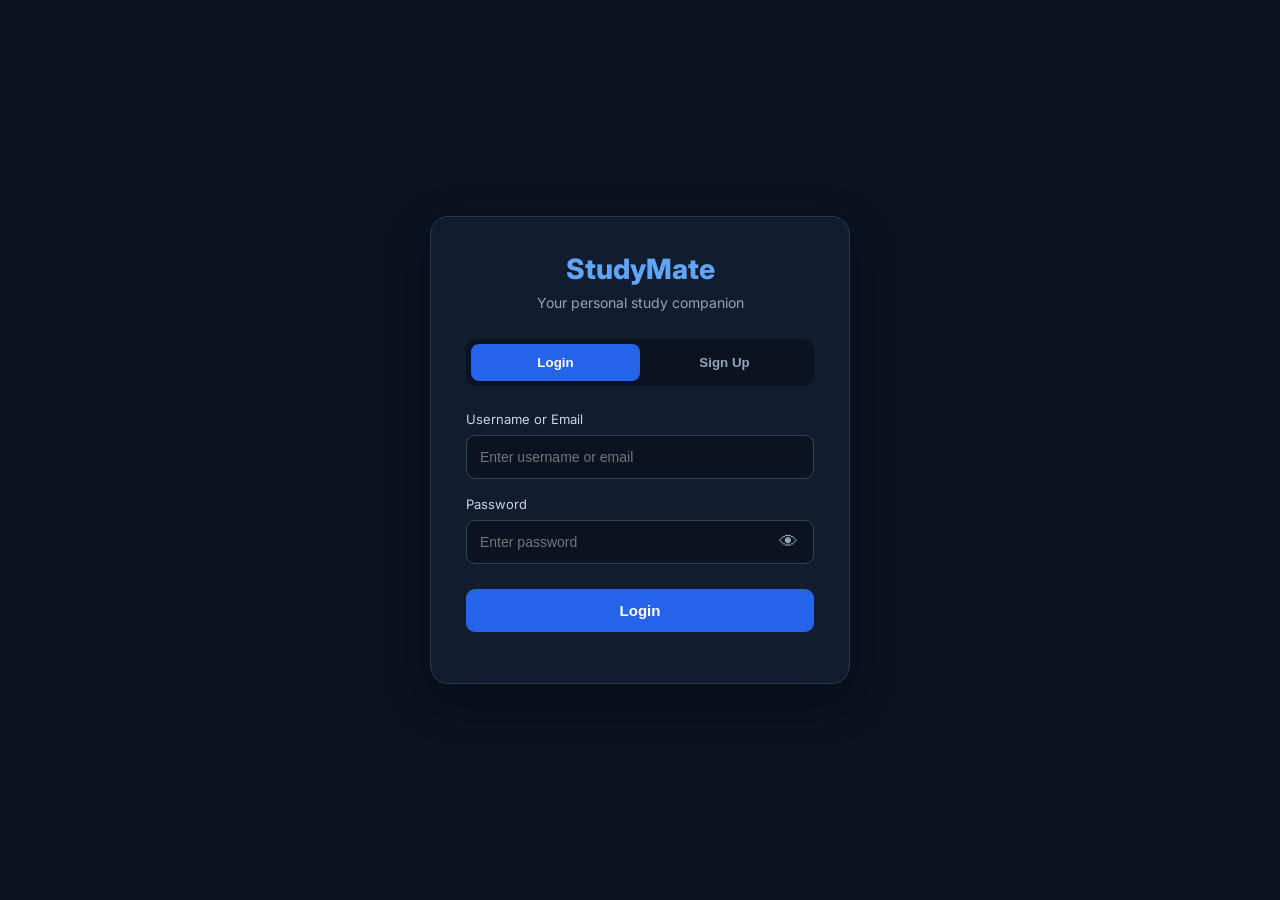
<file: index.html>
<!DOCTYPE html>
<html lang="en">
<head>
    <meta charset="UTF-8">
    <meta name="viewport" content="width=device-width, initial-scale=1.0">
    <title>StudyMate | Dashboard</title>
    <link rel="stylesheet" href="style.css">

    <link rel="preconnect" href="https://fonts.googleapis.com">
    <link rel="preconnect" href="https://fonts.gstatic.com" crossorigin>
    <link href="https://fonts.googleapis.com/css2?family=DM+Sans:wght@400;500;600;700;800&family=Outfit:wght@400;500;600;700;800&display=swap" rel="stylesheet">

    <script src="api.js" defer></script>
    <script src="script.js" defer></script>
</head>

<body>
<div class="container">

    <aside class="sidebar">
        <div class="brand">
            <div class="brand-icon">S</div>
            <div>
                <h2>StudyMate</h2>
                <span>YOUR LEARNING SPACE</span>
            </div>
        </div>

        <div class="account-wrapper">
            <button class="account-button" id="accountButton">
                <span class="account-avatar">S</span>
                <span class="account-text">
                    <strong id="accountUsername">My Account</strong>
                    <small>Account settings</small>
                </span>
                <span class="account-arrow">⌄</span>
            </button>

            <div class="account-dropdown" id="accountDropdown">
                <div class="account-dropdown-info">
                    <strong id="dropdownUsername">Student</strong>
                    <small>StudyMate Account</small>
                </div>

                <button class="logout-button" id="logoutButton">
                    <span>↪</span> Logout
                </button>
            </div>
        </div>

        <div class="nav-label">WORKSPACE</div>

        <nav class="nav">
            <a href="index.html" class="active">
                <span class="nav-icon">◈</span>
                Dashboard
                <span class="nav-indicator"></span>
            </a>
            <a href="daily.html">
                <span class="nav-icon">✓</span>
                Daily Tasks
            </a>
            <a href="assignments.html">
                <span class="nav-icon">▤</span>
                Assignments
            </a>
            <a href="exam.html">
                <span class="nav-icon">▦</span>
                Exam Schedule
            </a>
            <a href="consistency.html">
                <span class="nav-icon">◎</span>
                Consistency
            </a>
        </nav>

        <div class="sidebar-bottom">
            <div class="sidebar-tip">
                <div class="tip-icon">✦</div>
                <h3>Small steps.</h3>
                <h3>Big progress.</h3>
                <p>Stay consistent and keep moving forward.</p>
            </div>

            <div class="profile">
                <div class="profile-avatar">S</div>
                <div class="profile-info">
                    <strong>Student</strong>
                    <span>Learning every day</span>
                </div>
                <span class="profile-menu">•••</span>
            </div>
        </div>
    </aside>

    <main class="main">

        <header class="dashboard-header">
            <div>
                <span class="eyebrow">YOUR PERSONAL WORKSPACE</span>
                <h1>Dashboard<span class="heading-dot">.</span></h1>
                <p>Everything you need to stay focused and make progress.</p>
            </div>

            <div class="header-status">
                <span class="status-dot"></span>
                YOUR SPACE TO GROW
            </div>
        </header>

        <section class="hero">
            <div class="hero-content">
                <span class="hero-tag">✦ &nbsp; A NEW DAY, A NEW OPPORTUNITY</span>

                <h2>
                    Build your focus.<br>
                    <span>Own your progress.</span>
                </h2>

                <p>
                    Organize your learning, stay on top of your goals,
                    and turn small daily efforts into something meaningful.
                </p>

                <a href="daily.html" class="hero-button">
                    Explore daily tasks <span>→</span>
                </a>
            </div>

            <div class="hero-art">
                <div class="orbit orbit-one"></div>
                <div class="orbit orbit-two"></div>
                <div class="hero-glow"></div>
                <div class="hero-symbol"><span>✦</span></div>

                <div class="floating-card floating-card-one">
                    <span class="floating-icon">✓</span>
                    Stay focused
                </div>

                <div class="floating-card floating-card-two">
                    <span class="floating-icon">↗</span>
                    Keep growing
                </div>
            </div>

            <div class="hero-decoration"></div>
        </section>

        <!-- LIVE OVERVIEW -->
        <section class="overview-section">
            <div class="section-heading overview-heading">
                <div>
                    <span class="eyebrow">YOUR PROGRESS AT A GLANCE</span>
                    <h2>Today's overview</h2>
                    <p>A quick look at how your study goals are going.</p>
                </div>
                <span class="overview-live">
                    <span></span> LIVE SUMMARY
                </span>
            </div>

            <div class="overview-grid">

                <a href="daily.html" class="overview-card overview-blue">
                    <div class="overview-card-top">
                        <span class="overview-icon">✓</span>
                        <span class="overview-arrow">↗</span>
                    </div>
                    <span class="overview-label">DAILY TASKS</span>
                    <strong class="overview-number" id="dashboardTaskCount">0/0</strong>
                    <span class="overview-description" id="dashboardTaskMeta">
                        Tasks completed today
                    </span>
                </a>

                <a href="assignments.html" class="overview-card overview-purple">
                    <div class="overview-card-top">
                        <span class="overview-icon">▤</span>
                        <span class="overview-arrow">↗</span>
                    </div>
                    <span class="overview-label">ASSIGNMENTS</span>
                    <strong class="overview-number" id="dashboardAssignmentCount">0</strong>
                    <span class="overview-description" id="dashboardAssignmentMeta">
                        Pending assignments
                    </span>
                </a>

                <a href="exam.html" class="overview-card overview-cyan">
                    <div class="overview-card-top">
                        <span class="overview-icon">▦</span>
                        <span class="overview-arrow">↗</span>
                    </div>
                    <span class="overview-label">UPCOMING EXAMS</span>
                    <strong class="overview-number" id="dashboardExamCount">0</strong>
                    <span class="overview-description" id="dashboardExamMeta">
                        Exams remaining
                    </span>
                </a>

                <a href="consistency.html" class="overview-card overview-green">
                    <div class="overview-card-top">
                        <span class="overview-icon">◎</span>
                        <span class="overview-arrow">↗</span>
                    </div>
                    <span class="overview-label">TODAY'S CONSISTENCY</span>
                    <strong class="overview-number" id="dashboardConsistencyCount">0%</strong>
                    <span class="overview-description" id="dashboardConsistencyMeta">
                        Your daily completion rate
                    </span>
                </a>

            </div>
        </section>

        <!-- SMART STUDY PLANNER -->
        <section class="smart-planner-section">

            <div class="section-heading">
                <div>
                    <span class="eyebrow">STUDY SMARTER</span>
                    <h2>Your Smart Study Planner</h2>
                    <p>Know what needs your attention next.</p>
                </div>
                <span class="workspace-count">YOUR PRIORITIES</span>
            </div>

            <div class="planner-grid">

                <!-- NEXT EXAM -->
                <div class="planner-card next-exam-card">
                    <span class="planner-label">NEXT UPCOMING EXAM</span>

                    <h3 id="plannerExamSubject">No upcoming exams</h3>

                    <p id="plannerExamDate">
                        Your upcoming exams will appear here.
                    </p>

                    <div class="exam-countdown" id="plannerExamCountdown">
                        You're all caught up!
                    </div>

                    <a href="exam.html">View exam schedule →</a>
                </div>

                <!-- PRIORITY ASSIGNMENTS -->
                <div class="planner-card priority-card">
                    <div class="planner-card-heading">
                        <div>
                            <span class="planner-label">DEADLINE TRACKER</span>
                            <h3>Priority assignments</h3>
                        </div>
                        <a href="assignments.html">View all →</a>
                    </div>

                    <div id="plannerAssignmentList">
                        <p class="planner-empty">
                            No pending assignments.
                        </p>
                    </div>
                </div>

                <!-- DAILY FOCUS -->
                <div class="planner-card focus-card">
                    <span class="planner-label">DAILY FOCUS</span>
                    <h3>Today's study progress</h3>

                    <strong id="plannerTaskSummary">0 / 0</strong>

                    <div class="recommendation-box">
                        <span class="recommendation-heading">✦ SMART RECOMMENDATION</span>

                        <p id="plannerTaskMessage">
                            Add your daily tasks to get started.
                        </p>
                    </div>

                    <div class="planner-progress-track">
                        <div id="plannerProgressBar"></div>
                    </div>

                    <a href="daily.html">Continue your tasks →</a>
                </div>

            </div>
        </section>

        <!-- WORKSPACE MODULES -->
        <section class="workspace-section">
            <div class="section-heading">
                <div>
                    <span class="eyebrow">GET THINGS DONE</span>
                    <h2>Your workspace</h2>
                    <p>Choose where you want to focus today.</p>
                </div>
                <span class="workspace-count">04 MODULES</span>
            </div>

            <div class="cards">

                <a href="daily.html" class="dashboard-card card-blue">
                    <div class="feature-top">
                        <div class="feature-icon">✓</div>
                        <span class="feature-arrow">↗</span>
                    </div>
                    <span class="feature-label">STAY ORGANIZED</span>
                    <h3>Daily Tasks</h3>
                    <p>Turn your everyday goals into completed achievements.</p>
                    <div class="card-bottom">
                        <span>Manage your day</span>
                        <span>→</span>
                    </div>
                </a>

                <a href="assignments.html" class="dashboard-card card-purple">
                    <div class="feature-top">
                        <div class="feature-icon">▤</div>
                        <span class="feature-arrow">↗</span>
                    </div>
                    <span class="feature-label">PLAN AHEAD</span>
                    <h3>Assignments</h3>
                    <p>Keep your academic work organized and deadlines in sight.</p>
                    <div class="card-bottom">
                        <span>View assignments</span>
                        <span>→</span>
                    </div>
                </a>

                <a href="exam.html" class="dashboard-card card-cyan">
                    <div class="feature-top">
                        <div class="feature-icon">▦</div>
                        <span class="feature-arrow">↗</span>
                    </div>
                    <span class="feature-label">PREPARE AHEAD</span>
                    <h3>Exam Schedule</h3>
                    <p>Organize upcoming exams and stay prepared for every subject.</p>
                    <div class="card-bottom">
                        <span>View exam schedule</span>
                        <span>→</span>
                    </div>
                </a>

                <a href="consistency.html" class="dashboard-card card-green">
                    <div class="feature-top">
                        <div class="feature-icon">◎</div>
                        <span class="feature-arrow">↗</span>
                    </div>
                    <span class="feature-label">BUILD YOUR HABIT</span>
                    <h3>Consistency</h3>
                    <p>Track your daily commitment and build a stronger routine.</p>
                    <div class="card-bottom">
                        <span>Check consistency</span>
                        <span>→</span>
                    </div>
                </a>

            </div>
        </section>

        <footer class="dashboard-footer">
            <span>✦ StudyMate</span>
            <span>Designed for focus. Built for progress.</span>
        </footer>

    </main>
</div>

<script>
document.addEventListener("DOMContentLoaded", function () {

    const accountButton = document.getElementById("accountButton");
    const accountDropdown = document.getElementById("accountDropdown");
    const logoutButton = document.getElementById("logoutButton");

    const user = StudyMateAPI.getUser();

    let username = "Student";

    if (user) {
        username = user.username || user.name || "Student";
    }

    // Display username
    document.getElementById("accountUsername").textContent = username;
    document.getElementById("dropdownUsername").textContent = username;

    // Update avatar dynamically
    document.querySelector(".account-avatar").textContent =
        username.trim().charAt(0).toUpperCase();

    // Open account dropdown
    accountButton.addEventListener("click", function (event) {
        event.stopPropagation();
        accountDropdown.classList.toggle("show");
    });

    // Logout
    logoutButton.addEventListener("click", function () {
        StudyMateAPI.logout();
        window.location.href = "login.html";
    });

    // Close dropdown when clicking outside
    document.addEventListener("click", function (event) {
        if (!event.target.closest(".account-wrapper")) {
            accountDropdown.classList.remove("show");
        }
    });

});
</script>

</body>
</html>
</file>
<file: style.css>
/* GLOBAL */
* {
    margin: 0;
    padding: 0;
    box-sizing: border-box;
}

body {
    font-family: 'Segoe UI', Arial, sans-serif;
    background: #0B1220;
    color: #F1F5FF;
    line-height: 1.6;
}

.container {
    display: flex;
    min-height: 100vh;
}

/* SIDEBAR */
.sidebar {
    width: 250px;
    min-width: 250px;
    background: #111D30;
    padding: 32px 20px;
    border-right: 1px solid #263750;
}

.logo {
    font-size: 26px;
    font-weight: 800;
    color: #68A5FF;
    margin-bottom: 50px;
    letter-spacing: 0.5px;
}

.nav a {
    display: block;
    color: #A5B4CC;
    text-decoration: none;
    padding: 14px 16px;
    margin-bottom: 12px;
    border-radius: 12px;
    transition: 0.25s ease;
    font-size: 15px;
}

.nav a:hover {
    background: #1D304B;
    color: #FFFFFF;
    transform: translateX(4px);
}

.nav a.active {
    background: linear-gradient(110deg, #244C80, #1D3555);
    color: #75B0FF;
    border: 1px solid #345C8B;
    box-shadow: 0 4px 15px rgba(45, 115, 210, 0.12);
}

/* MAIN CONTENT */
.main {
    flex: 1;
    min-width: 0;
    padding: 40px;
    background:
        radial-gradient(ellipse at top right, rgba(48, 91, 153, 0.12), transparent 45%),
        #0B1220;
}

.topbar {
    margin-bottom: 38px;
}

.topbar h1 {
    font-size: 30px;
    font-weight: 700;
    letter-spacing: -0.5px;
}

.topbar p {
    color: #9BAAC2;
    margin-top: 8px;
    font-size: 15px;
}

.section {
    margin-bottom: 30px;
}

.section h2 {
    margin-bottom: 20px;
}

/* CARDS */
.card {
    background: linear-gradient(145deg, #1B2A40, #172439);
    padding: 28px;
    border-radius: 18px;
    margin-bottom: 22px;
    border: 1px solid #2B3D57;
    box-shadow: 0 8px 25px rgba(0, 0, 0, 0.15);
}

.cards {
    display: grid;
    grid-template-columns: repeat(2, minmax(0, 1fr));
    gap: 22px;
}

.dashboard-card {
    background: linear-gradient(145deg, #1C2C44, #17253A);
    padding: 30px;
    border-radius: 18px;
    text-decoration: none;
    color: #F1F5FF;
    border: 1px solid #2A3D59;
    transition: all 0.3s ease;
    box-shadow: 0 6px 20px rgba(0, 0, 0, 0.12);
}

.dashboard-card:hover {
    border-color: #5B9CFF;
    transform: translateY(-5px);
    box-shadow: 0 12px 30px rgba(55, 120, 220, 0.15);
}

.dashboard-card .symbol {
    font-size: 34px;
    margin-bottom: 18px;
}

.dashboard-card h2 {
    margin-bottom: 10px;
    font-size: 20px;
}

.dashboard-card p {
    color: #A5B4CC;
    line-height: 1.7;
    font-size: 14px;
}

/* TEXT */
.blue {
    color: #69A8FF;
}

.green {
    color: #45C9A0;
}

.muted {
    color: #9BAAC2;
}

.number {
    font-size: 36px;
    font-weight: bold;
}

/* FORMS */
.add-form {
    display: flex;
    gap: 12px;
    margin: 24px 0;
    flex-wrap: wrap;
}

input {
    background: #111F33;
    color: #F1F5FF;
    border: 1px solid #354B69;
    padding: 14px 16px;
    border-radius: 11px;
    flex: 1;
    min-width: 130px;
    outline: none;
    font-size: 14px;
    transition: 0.25s;
}

input:focus {
    border-color: #69A8FF;
    box-shadow: 0 0 0 3px rgba(91, 156, 255, 0.12);
}

input::placeholder {
    color: #8292AA;
}

button {
    background: linear-gradient(110deg, #5B9CFF, #4384E5);
    color: #FFFFFF;
    border: none;
    padding: 13px 21px;
    border-radius: 11px;
    cursor: pointer;
    font-weight: 600;
    transition: 0.25s;
}

button:hover {
    background: #78B0FF;
    transform: translateY(-2px);
    box-shadow: 0 5px 15px rgba(91, 156, 255, 0.2);
}

/* TASKS */
.task {
    display: flex;
    align-items: center;
    gap: 14px;
    padding: 17px 5px;
    border-bottom: 1px solid #2B3D57;
    transition: 0.2s;
}

.task:hover {
    background: rgba(91, 156, 255, 0.04);
}

.task input[type="checkbox"] {
    display: inline-block !important;
    appearance: auto !important;
    visibility: visible !important;
    opacity: 1 !important;
    flex: none;
    width: 20px !important;
    min-width: 20px !important;
    height: 20px !important;
    cursor: pointer;
    accent-color: #45C9A0;
}

.task-name {
    flex: 1;
    overflow-wrap: anywhere;
    font-size: 15px;
}

.completed {
    text-decoration: line-through;
    color: #8190A7;
}

.delete-btn {
    background: transparent;
    color: #FF8585;
    padding: 9px 12px;
    border-radius: 9px;
    box-shadow: none;
}

.delete-btn:hover {
    background: #3B2935;
    color: #FFAAAA;
    transform: none;
}

.due-date {
    color: #9BAAC2;
    font-size: 12px;
    margin-top: 5px;
}

.empty {
    color: #9BAAC2;
    padding: 18px 0;
}

/* CIRCULAR PROGRESS */
.progress-layout {
    display: flex;
    align-items: center;
    gap: 35px;
    flex-wrap: wrap;
}

.circle {
    width: 165px;
    height: 165px;
    border-radius: 50%;
    background: conic-gradient(#5B9CFF 0deg, #34445D 0deg);
    display: flex;
    align-items: center;
    justify-content: center;
    box-shadow: 0 0 25px rgba(91, 156, 255, 0.12);
}

.circle-inner {
    width: 132px;
    height: 132px;
    border-radius: 50%;
    background: #1B2A40;
    display: flex;
    align-items: center;
    justify-content: center;
    font-size: 31px;
    font-weight: bold;
}

/* WEEKLY GRAPH */
.graph {
    height: 240px;
    display: flex;
    justify-content: space-around;
    align-items: flex-end;
    gap: 14px;
    padding-top: 25px;
}

.bar-item {
    flex: 1;
    height: 100%;
    display: flex;
    flex-direction: column;
    align-items: center;
    justify-content: flex-end;
    gap: 10px;
}

.bar {
    width: 65%;
    min-height: 3px;
    background: linear-gradient(to top, #3979D5, #70B1FF);
    border-radius: 8px 8px 2px 2px;
    box-shadow: 0 0 12px rgba(91, 156, 255, 0.15);
    transition: height 0.4s ease;
}

.bar-item span {
    color: #A5B4CC;
    font-size: 12px;
}

/* MOBILE */
@media(max-width: 750px) {
    .container {
        flex-direction: column;
    }

    .sidebar {
        width: 100%;
        min-width: 0;
        padding: 20px;
        border-right: none;
        border-bottom: 1px solid #263750;
    }

    .logo {
        margin-bottom: 18px;
    }

    .nav {
        display: flex;
        flex-wrap: wrap;
        gap: 5px;
    }

    .nav a {
        margin: 0;
        padding: 10px;
    }

    .main {
        padding: 24px 18px;
    }
}

@media(max-width: 450px) {
    .cards {
        grid-template-columns: 1fr;
    }

    .topbar h1 {
        font-size: 25px;
    }

    .card {
        padding: 20px;
    }

    .add-form {
        flex-direction: column;
    }

    .add-form button {
        width: 100%;
    }
}

/* =================================
   STUDYMATE PREMIUM DASHBOARD
================================= */

body {
    font-family: 'DM Sans', sans-serif;
    background: #090F1D;
    color: #F1F5FF;
}

.container {
    min-height: 100vh;
}

/* SIDEBAR */

.sidebar {
    width: 265px;
    min-width: 265px;
    background: #0E192B;
    border-right: 1px solid rgba(130, 165, 220, 0.12);
    padding: 30px 20px 20px;
    display: flex;
    flex-direction: column;
}

.brand {
    display: flex;
    align-items: center;
    gap: 13px;
    margin-bottom: 58px;
    padding: 0 5px;
}

.brand-icon {
    width: 43px;
    height: 43px;
    border-radius: 13px;
    display: grid;
    place-items: center;
    background: linear-gradient(135deg, #3989FF, #765DFF);
    font-size: 25px;
    font-weight: 800;
    color: white;
    box-shadow: 0 5px 20px rgba(72, 125, 255, 0.3);
}

.brand h2 {
    font-family: 'Outfit', sans-serif;
    font-size: 21px;
    letter-spacing: -0.5px;
}

.brand span {
    font-size: 9px;
    color: #7185A4;
    letter-spacing: 1.5px;
}

.nav-label {
    color: #60738F;
    font-size: 10px;
    font-weight: 700;
    letter-spacing: 1.8px;
    margin: 0 12px 17px;
}

.nav a {
    position: relative;
    display: flex;
    align-items: center;
    gap: 14px;
    padding: 14px 15px;
    margin-bottom: 8px;
    border-radius: 11px;
    color: #8FA1BC;
    font-size: 14px;
    font-weight: 500;
    transition: 0.25s ease;
}

.nav-icon {
    width: 22px;
    font-size: 19px;
    text-align: center;
}

.nav a:hover {
    background: #182A43;
    color: #FFFFFF;
    transform: translateX(3px);
}

.nav a.active {
    background: linear-gradient(
        110deg,
        rgba(65, 130, 245, 0.22),
        rgba(70, 105, 190, 0.08)
    );
    color: #75B0FF;
    border: 1px solid rgba(91, 156, 255, 0.2);
}

.nav-indicator {
    position: absolute;
    right: 0;
    width: 3px;
    height: 23px;
    background: #65A5FF;
    border-radius: 5px 0 0 5px;
}

.sidebar-bottom {
    margin-top: auto;
}

.sidebar-tip {
    background: linear-gradient(145deg, #1A3150, #14243A);
    border: 1px solid #294263;
    border-radius: 15px;
    padding: 20px;
    margin-bottom: 22px;
}

.tip-icon {
    font-size: 22px;
    color: #78B3FF;
    margin-bottom: 12px;
}

.sidebar-tip h3 {
    font-family: 'Outfit', sans-serif;
    font-size: 17px;
}

.sidebar-tip p {
    color: #8FA4C1;
    font-size: 12px;
    margin-top: 10px;
    line-height: 1.6;
}

.profile {
    display: flex;
    align-items: center;
    gap: 11px;
    padding: 15px 5px 5px;
    border-top: 1px solid #26364D;
}

.profile-avatar {
    width: 38px;
    height: 38px;
    border-radius: 50%;
    display: grid;
    place-items: center;
    background: linear-gradient(135deg, #397FDD, #765DFF);
    font-weight: bold;
}

.profile-info {
    display: flex;
    flex-direction: column;
}

.profile-info strong {
    font-size: 13px;
}

.profile-info span {
    font-size: 11px;
    color: #8194AE;
}

.profile-menu {
    margin-left: auto;
    color: #8295B0;
}

/* MAIN */

.main {
    padding: 42px 48px;
    background:
        radial-gradient(ellipse at 80% 0%, rgba(50, 105, 190, 0.13), transparent 35%),
        #090F1D;
}

.dashboard-header {
    display: flex;
    justify-content: space-between;
    align-items: center;
    gap: 20px;
    margin-bottom: 32px;
}

.eyebrow {
    display: block;
    color: #75AFFF;
    font-size: 10px;
    font-weight: 700;
    letter-spacing: 2px;
    margin-bottom: 9px;
}

.dashboard-header h1 {
    font-family: 'Outfit', sans-serif;
    font-size: 38px;
    letter-spacing: -1.3px;
}

.heading-dot {
    color: #69A8FF;
}

.dashboard-header p {
    color: #8D9DB5;
    margin-top: 7px;
    font-size: 14px;
}

.header-status {
    padding: 10px 15px;
    border: 1px solid #293C56;
    background: #121E30;
    border-radius: 30px;
    font-size: 9px;
    font-weight: 700;
    letter-spacing: 1px;
    color: #9EADC3;
    white-space: nowrap;
}

.status-dot {
    display: inline-block;
    width: 7px;
    height: 7px;
    border-radius: 50%;
    background: #45C9A0;
    margin-right: 8px;
    box-shadow: 0 0 10px #45C9A0;
}

/* HERO */

.hero {
    min-height: 325px;
    position: relative;
    overflow: hidden;
    display: flex;
    align-items: center;
    background:
        linear-gradient(110deg, #172D4D 0%, #172C4A 48%, #25295A 100%);
    border: 1px solid rgba(105, 158, 255, 0.22);
    border-radius: 22px;
    padding: 42px 48px;
    margin-bottom: 48px;
    box-shadow: 0 15px 45px rgba(0, 0, 0, 0.2);
}

.hero-content {
    position: relative;
    z-index: 3;
    max-width: 540px;
}

.hero-tag {
    display: inline-block;
    padding: 8px 12px;
    border: 1px solid rgba(124, 174, 255, 0.25);
    border-radius: 30px;
    background: rgba(99, 155, 255, 0.09);
    color: #A9CAFF;
    font-size: 9px;
    font-weight: 700;
    letter-spacing: 1.2px;
}

.hero h2 {
    font-family: 'Outfit', sans-serif;
    font-size: clamp(34px, 4vw, 48px);
    line-height: 1.13;
    margin: 23px 0 15px;
    letter-spacing: -1.5px;
}

.hero h2 span {
    background: linear-gradient(90deg, #83B9FF, #B5A5FF);
    background-clip: text;
    -webkit-background-clip: text;
    color: transparent;
}

.hero-content p {
    color: #B1C1D8;
    font-size: 13px;
    line-height: 1.8;
    max-width: 440px;
    margin-bottom: 23px;
}

.hero-button {
    display: inline-flex;
    align-items: center;
    gap: 18px;
    padding: 13px 19px;
    background: linear-gradient(110deg, #5D9EFF, #7772EF);
    color: white;
    text-decoration: none;
    font-size: 12px;
    font-weight: 700;
    border-radius: 10px;
    transition: 0.25s;
    box-shadow: 0 6px 20px rgba(75, 120, 240, 0.22);
}

.hero-button:hover {
    transform: translateY(-3px);
    box-shadow: 0 10px 25px rgba(75, 120, 240, 0.35);
}

.hero-button span {
    font-size: 18px;
}

.hero-art {
    position: absolute;
    right: 8%;
    top: 50%;
    transform: translateY(-50%);
    width: 300px;
    height: 280px;
    display: grid;
    place-items: center;
}

.hero-glow {
    position: absolute;
    width: 190px;
    height: 190px;
    border-radius: 50%;
    background: #547FFF;
    filter: blur(75px);
    opacity: 0.38;
}

.hero-symbol {
    position: relative;
    width: 145px;
    height: 145px;
    display: grid;
    place-items: center;
    border-radius: 38px;
    transform: rotate(-12deg);
    background: linear-gradient(145deg, #77B9FF, #625EEB);
    box-shadow: 0 20px 60px rgba(0, 0, 0, 0.3);
    border: 1px solid rgba(255,255,255,0.35);
}

.hero-symbol span {
    font-size: 85px;
    color: white;
    transform: rotate(12deg);
    text-shadow: 0 5px 20px rgba(0,0,0,0.2);
}

.orbit {
    position: absolute;
    border: 1px solid rgba(151, 184, 255, 0.25);
    border-radius: 50%;
}

.orbit-one {
    width: 240px;
    height: 240px;
}

.orbit-two {
    width: 285px;
    height: 285px;
}

.floating-card {
    position: absolute;
    display: flex;
    align-items: center;
    gap: 8px;
    padding: 11px 14px;
    border: 1px solid rgba(170, 197, 255, 0.25);
    background: rgba(19, 35, 65, 0.85);
    backdrop-filter: blur(12px);
    border-radius: 11px;
    font-size: 11px;
    font-weight: 600;
    box-shadow: 0 10px 25px rgba(0,0,0,0.2);
}

.floating-card-one {
    top: 30px;
    right: -12px;
}

.floating-card-two {
    bottom: 28px;
    left: -10px;
}

.floating-icon {
    color: #70B6FF;
    font-size: 16px;
}

.hero-decoration {
    position: absolute;
    width: 250px;
    height: 250px;
    border-radius: 50%;
    border: 1px solid rgba(143, 176, 255, 0.1);
    right: -100px;
    bottom: -150px;
}

/* WORKSPACE HEADING */

.workspace-section {
    margin-bottom: 35px;
}

.section-heading {
    display: flex;
    justify-content: space-between;
    align-items: flex-end;
    margin-bottom: 23px;
    gap: 15px;
}

.section-heading h2 {
    font-family: 'Outfit', sans-serif;
    font-size: 25px;
    letter-spacing: -0.5px;
}

.section-heading p {
    color: #899BB5;
    font-size: 13px;
    margin-top: 5px;
}

.workspace-count {
    color: #8296B2;
    font-size: 10px;
    letter-spacing: 1.5px;
    padding-bottom: 5px;
}

/* FEATURE CARDS */

.cards {
    display: grid;
    grid-template-columns: repeat(2, minmax(0, 1fr));
    gap: 19px;
}

.dashboard-card {
    min-height: 235px;
    position: relative;
    overflow: hidden;
    display: flex;
    flex-direction: column;
    padding: 25px;
    border-radius: 17px;
    background: #131F32;
    border: 1px solid #273A54;
    transition: 0.3s ease;
}

.dashboard-card::after {
    content: "";
    position: absolute;
    width: 160px;
    height: 160px;
    right: -70px;
    top: -75px;
    border-radius: 50%;
    background: var(--glow);
    filter: blur(55px);
    opacity: 0.22;
    pointer-events: none;
}

.dashboard-card:hover {
    transform: translateY(-6px);
    border-color: var(--accent);
    box-shadow: 0 15px 35px rgba(0,0,0,0.22);
}

.card-blue {
    --accent: #66A6FF;
    --glow: #347DFF;
}

.card-purple {
    --accent: #B39AFF;
    --glow: #8A60FF;
}

.card-cyan {
    --accent: #55D5E5;
    --glow: #25C3D8;
}

.card-green {
    --accent: #59D6A6;
    --glow: #26C68B;
}

.feature-top {
    display: flex;
    justify-content: space-between;
    align-items: center;
    margin-bottom: 24px;
    position: relative;
    z-index: 1;
}

.feature-icon {
    width: 43px;
    height: 43px;
    display: grid;
    place-items: center;
    border-radius: 13px;
    color: var(--accent);
    background: color-mix(in srgb, var(--accent) 13%, transparent);
    border: 1px solid color-mix(in srgb, var(--accent) 25%, transparent);
    font-size: 21px;
}

.feature-arrow {
    color: #8294AF;
    font-size: 19px;
    transition: 0.25s;
}

.dashboard-card:hover .feature-arrow {
    color: var(--accent);
    transform: translate(3px, -3px);
}

.feature-label {
    color: var(--accent);
    font-size: 9px;
    font-weight: 700;
    letter-spacing: 1.7px;
    position: relative;
    z-index: 1;
}

.dashboard-card h3 {
    font-family: 'Outfit', sans-serif;
    font-size: 21px;
    margin: 5px 0 7px;
    position: relative;
    z-index: 1;
}

.dashboard-card p {
    color: #92A3BB;
    font-size: 12px;
    line-height: 1.7;
    max-width: 350px;
    position: relative;
    z-index: 1;
}

.card-bottom {
    display: flex;
    justify-content: space-between;
    align-items: center;
    margin-top: auto;
    padding-top: 18px;
    color: var(--accent);
    font-size: 11px;
    font-weight: 700;
    position: relative;
    z-index: 1;
}

/* FOOTER */

.dashboard-footer {
    display: flex;
    justify-content: space-between;
    gap: 15px;
    border-top: 1px solid #24334A;
    padding-top: 20px;
    color: #7487A3;
    font-size: 11px;
}

.dashboard-footer span:first-child {
    color: #8BB8FF;
    font-weight: 700;
}

/* RESPONSIVE */

@media(max-width: 1050px) {
    .main {
        padding: 30px;
    }

    .hero {
        padding: 35px;
    }

    .hero-art {
        right: 1%;
        opacity: 0.7;
    }
}

@media(max-width: 750px) {
    .sidebar {
        width: 100%;
        min-width: 0;
        padding: 20px;
    }

    .brand {
        margin-bottom: 25px;
    }

    .sidebar-bottom {
        display: none;
    }

    .main {
        padding: 25px 18px;
    }

    .dashboard-header {
        align-items: flex-start;
        flex-direction: column;
    }

    .hero {
        padding: 30px 25px;
    }

    .hero-art {
        opacity: 0.15;
        right: -65px;
    }

    .hero-content {
        max-width: 100%;
    }

    .cards {
        grid-template-columns: 1fr;
    }
}

@media(max-width: 450px) {
    .dashboard-header h1 {
        font-size: 30px;
    }

    .hero h2 {
        font-size: 34px;
    }

    .section-heading {
        align-items: flex-start;
        flex-direction: column;
    }

    .dashboard-footer {
        flex-direction: column;
    }
}

/* =================================
   DAILY TASKS - PREMIUM DESIGN
================================= */

.daily-hero {
    margin-bottom: 38px;
}

.task-panel {
    background: linear-gradient(145deg, #172640, #131F34);
    border: 1px solid rgba(130, 160, 210, 0.13);
    border-radius: 22px;
    padding: 28px;
    box-shadow: 0 15px 40px rgba(0, 0, 0, 0.15);
}

.task-panel-heading {
    display: flex;
    align-items: center;
    justify-content: space-between;
    margin-bottom: 25px;
}

.task-panel-heading h3 {
    font-family: 'Outfit', sans-serif;
    font-size: 22px;
    color: #F1F5FF;
    margin-bottom: 6px;
}

.task-panel-heading p {
    color: #8D9BB5;
    font-size: 14px;
}

.task-panel-icon {
    width: 46px;
    height: 46px;
    display: grid;
    place-items: center;
    border-radius: 14px;
    color: #75B7FF;
    background: rgba(75, 145, 255, 0.13);
    font-size: 22px;
}

.task-panel .add-form {
    display: flex;
    gap: 12px;
    margin-bottom: 25px;
}

.task-panel .add-form input {
    flex: 1;
    min-width: 0;
    padding: 15px 18px;
    border-radius: 12px;
    border: 1px solid rgba(130, 160, 210, 0.18);
    background: #101B2E;
    color: #F1F5FF;
    font-family: 'DM Sans', sans-serif;
    outline: none;
}

.task-panel .add-form input:focus {
    border-color: #579BFF;
    box-shadow: 0 0 0 3px rgba(87, 155, 255, 0.12);
}

.task-panel .add-form input::placeholder {
    color: #71819D;
}

.task-panel .add-form button {
    padding: 14px 23px;
    border: none;
    border-radius: 12px;
    background: linear-gradient(135deg, #438BFA, #7162E9);
    color: white;
    font-weight: 700;
    font-family: 'DM Sans', sans-serif;
    cursor: pointer;
    transition: 0.25s ease;
}

.task-panel .add-form button:hover {
    transform: translateY(-2px);
    box-shadow: 0 8px 22px rgba(67, 139, 250, 0.25);
}

.daily-workspace .section-heading {
    margin-bottom: 20px;
}

@media (max-width: 600px) {
    .task-panel {
        padding: 18px;
    }

    .task-panel .add-form {
        flex-direction: column;
    }

    .task-panel .add-form button {
        width: 100%;
    }
}

/* =====================================
   CONSISTENCY PAGE - PREMIUM DESIGN
===================================== */

.consistency-today,
.consistency-week {
    margin-bottom: 38px;
}

.consistency-section-heading {
    display: flex;
    justify-content: space-between;
    align-items: center;
    margin-bottom: 20px;
    gap: 15px;
}

.consistency-section-heading h2 {
    font-family: 'Outfit', sans-serif;
    font-size: 25px;
    color: #F1F5FF;
    margin: 7px 0;
}

.consistency-section-heading p {
    color: #8D9BB5;
    font-size: 14px;
}

.consistency-today-card {
    display: flex;
    align-items: center;
    gap: 42px;
    padding: 32px;
    border-radius: 22px;
    border: 1px solid rgba(130, 160, 210, 0.13);
    background: linear-gradient(145deg, #192B46, #131F34);
    box-shadow: 0 15px 40px rgba(0, 0, 0, 0.15);
}

.consistency-today-card .circle {
    flex-shrink: 0;
    width: 175px;
    height: 175px;
}

.today-details {
    flex: 1;
}

.today-tag {
    color: #75B7FF;
    font-size: 11px;
    font-weight: 800;
    letter-spacing: 1.5px;
}

.today-details h2 {
    font-family: 'Outfit', sans-serif;
    font-size: 25px;
    color: #F1F5FF;
    margin: 12px 0;
}

.today-details p {
    color: #94A4BE;
    line-height: 1.7;
    font-size: 14px;
    max-width: 480px;
    margin-bottom: 18px;
}

.today-details .green {
    color: #55D6A5;
    font-size: 14px;
}

/* WEEKLY STATISTICS */

.consistency-stats {
    display: grid;
    grid-template-columns: repeat(3, minmax(0, 1fr));
    gap: 18px;
    margin-bottom: 22px;
}

.consistency-stat-card {
    padding: 23px;
    min-height: 175px;
    border-radius: 19px;
    background: linear-gradient(145deg, #192B46, #131F34);
    border: 1px solid rgba(130, 160, 210, 0.13);
    transition: 0.25s ease;
}

.consistency-stat-card:hover {
    transform: translateY(-4px);
    border-color: rgba(91, 156, 255, 0.4);
}

.stat-icon {
    width: 39px;
    height: 39px;
    display: grid;
    place-items: center;
    border-radius: 12px;
    font-size: 19px;
    margin-bottom: 17px;
}

.stat-blue {
    color: #75B7FF;
    background: rgba(75, 145, 255, 0.14);
}

.stat-purple {
    color: #B59AFF;
    background: rgba(151, 105, 255, 0.14);
}

.stat-green {
    color: #55D6A5;
    background: rgba(69, 201, 160, 0.14);
}

.consistency-stat-card > span {
    color: #899AB5;
    font-size: 10px;
    font-weight: 800;
    letter-spacing: 1.2px;
}

.consistency-stat-card h3 {
    color: #F1F5FF;
    font-family: 'Outfit', sans-serif;
    font-size: 31px;
    margin: 7px 0 3px;
}

.consistency-stat-card p {
    color: #899AB5;
    font-size: 12px;
}

/* WEEKLY PERFORMANCE GRAPH */

.weekly-performance-card {
    padding: 27px;
    border-radius: 20px;
    background: linear-gradient(145deg, #192B46, #131F34);
    border: 1px solid rgba(130, 160, 210, 0.13);
}

.weekly-performance-heading {
    display: flex;
    justify-content: space-between;
    align-items: center;
    gap: 12px;
    margin-bottom: 28px;
}

.weekly-performance-heading h3 {
    font-family: 'Outfit', sans-serif;
    font-size: 20px;
    color: #F1F5FF;
    margin-bottom: 5px;
}

.weekly-performance-heading p {
    color: #899AB5;
    font-size: 13px;
}

.graph-legend {
    display: flex;
    align-items: center;
    gap: 8px;
    color: #AAB8CE;
    font-size: 12px;
}

.graph-legend span {
    width: 9px;
    height: 9px;
    border-radius: 50%;
    background: #579BFF;
}

.consistency-chart {
    display: grid;
    grid-template-columns: repeat(7, minmax(0, 1fr));
    gap: 15px;
    min-height: 205px;
    align-items: end;
}

.consistency-day {
    display: flex;
    flex-direction: column;
    align-items: center;
    justify-content: flex-end;
    gap: 9px;
    height: 205px;
}

.consistency-day strong {
    color: #B8C8DF;
    font-size: 12px;
}

.consistency-bar-track {
    width: 100%;
    max-width: 43px;
    height: 145px;
    display: flex;
    align-items: flex-end;
    overflow: hidden;
    border-radius: 9px;
    background: #253750;
}

.consistency-bar {
    width: 100%;
    min-height: 3px;
    border-radius: 9px;
    background: linear-gradient(180deg, #72B5FF, #625FE6);
    transition: height 0.4s ease;
}

.consistency-day span {
    color: #899AB5;
    font-size: 12px;
}

.consistency-day.today span {
    color: #75B7FF;
    font-weight: 800;
}

@media (max-width: 800px) {
    .consistency-stats {
        grid-template-columns: 1fr;
    }

    .consistency-today-card {
        gap: 25px;
    }
}

@media (max-width: 550px) {
    .consistency-today-card {
        flex-direction: column;
        align-items: flex-start;
        padding: 24px;
    }

    .consistency-today-card .circle {
        align-self: center;
    }

    .consistency-chart {
        gap: 7px;
    }

    .consistency-day {
        height: 175px;
    }

    .consistency-bar-track {
        height: 115px;
    }

    .weekly-performance-card {
        padding: 18px 12px;
    }

    .consistency-section-heading {
        align-items: flex-start;
    }
}

/* =====================================
   STUDYMATE DASHBOARD - FINAL POLISH
===================================== */

/* Smoother page appearance */
html {
    scroll-behavior: smooth;
}

.main {
    overflow: hidden;
}

/* Dashboard cards */
.dashboard-card {
    min-height: 245px;
    cursor: pointer;
}

.dashboard-card:focus-visible,
.hero-button:focus-visible,
.nav a:focus-visible {
    outline: 2px solid #75B7FF;
    outline-offset: 4px;
}

/* Improve hero appearance */
.hero {
    isolation: isolate;
}

.hero-content {
    animation: dashboardFade 0.7s ease both;
}

.hero-art {
    animation: heroFloat 6s ease-in-out infinite;
}

/* Subtle floating animation */
@keyframes heroFloat {
    0%, 100% {
        transform: translateY(-50%);
    }

    50% {
        transform: translateY(calc(-50% - 9px));
    }
}

@keyframes dashboardFade {
    from {
        opacity: 0;
        transform: translateY(12px);
    }

    to {
        opacity: 1;
        transform: translateY(0);
    }
}

/* Better card interaction */
.dashboard-card,
.dashboard-card::after,
.feature-arrow {
    transition: all 0.3s ease;
}

.dashboard-card:hover {
    transform: translateY(-7px);
}

/* Better spacing on large screens */
@media (min-width: 1400px) {
    .main {
        padding: 48px 60px;
    }

    .hero {
        min-height: 345px;
    }

    .dashboard-card {
        min-height: 255px;
    }
}

/* Tablet adjustments */
@media (max-width: 900px) {
    .hero-art {
        right: -45px;
        opacity: 0.35;
    }

    .hero-content {
        max-width: 75%;
    }
}

/* Mobile adjustments */
@media (max-width: 750px) {
    .hero-content {
        max-width: 100%;
    }

    .hero-art {
        opacity: 0.12;
    }

    .dashboard-card {
        min-height: 220px;
    }
}

/* Respect reduced-motion preferences */
@media (prefers-reduced-motion: reduce) {
    *,
    *::before,
    *::after {
        animation-duration: 0.01ms !important;
        animation-iteration-count: 1 !important;
        scroll-behavior: auto !important;
        transition-duration: 0.01ms !important;
    }
}

/* =====================================
   CONSISTENCY - FINAL POLISH
===================================== */

.consistency-today-card {
    position: relative;
    overflow: hidden;
    background:
        radial-gradient(
            circle at 12% 50%,
            rgba(75, 145, 255, 0.13),
            transparent 35%
        ),
        linear-gradient(145deg, #192B46, #131F34);
}

.consistency-today-card::after {
    content: "";
    position: absolute;
    width: 180px;
    height: 180px;
    right: -80px;
    top: -90px;
    border-radius: 50%;
    background: #527FFF;
    filter: blur(85px);
    opacity: 0.12;
    pointer-events: none;
}

.consistency-today-card .circle {
    box-shadow:
        0 0 0 9px rgba(91, 156, 255, 0.05),
        0 0 35px rgba(91, 156, 255, 0.18);
    transition: background 0.5s ease;
}

.consistency-stat-card {
    position: relative;
    overflow: hidden;
}

.consistency-stat-card::after {
    content: "";
    position: absolute;
    width: 100px;
    height: 100px;
    right: -45px;
    bottom: -50px;
    border-radius: 50%;
    background: rgba(91, 156, 255, 0.10);
    filter: blur(30px);
    pointer-events: none;
}

.consistency-day {
    transition: transform 0.25s ease;
}

.consistency-day:hover {
    transform: translateY(-5px);
}

.consistency-bar {
    box-shadow: 0 0 14px rgba(91, 156, 255, 0.15);
}

.weekly-performance-card {
    position: relative;
    overflow: hidden;
}

@media (max-width: 550px) {
    .consistency-today-card {
        gap: 28px;
    }

    .consistency-section-heading h2 {
        font-size: 22px;
    }

    .consistency-stats {
        gap: 12px;
    }

    .consistency-stat-card {
        min-height: 150px;
    }
}

/* =====================================
   DASHBOARD LIVE OVERVIEW
===================================== */

.overview-section {
    margin: 38px 0 42px;
}

.overview-heading {
    margin-bottom: 20px;
}

.overview-live {
    display: inline-flex;
    align-items: center;
    gap: 8px;
    color: #9DB5D4;
    font-size: 10px;
    font-weight: 800;
    letter-spacing: 1.3px;
    white-space: nowrap;
}

.overview-live span {
    width: 7px;
    height: 7px;
    border-radius: 50%;
    background: #55D6A5;
    box-shadow: 0 0 12px rgba(85, 214, 165, 0.7);
}

.overview-grid {
    display: grid;
    grid-template-columns: repeat(4, minmax(0, 1fr));
    gap: 16px;
}

.overview-card {
    min-width: 0;
    min-height: 178px;
    padding: 20px;
    display: flex;
    flex-direction: column;
    text-decoration: none;
    color: #F1F5FF;
    border: 1px solid rgba(150, 180, 220, 0.10);
    border-radius: 17px;
    background: linear-gradient(145deg, #192B46, #131F34);
    position: relative;
    overflow: hidden;
    transition: transform 0.25s ease, border-color 0.25s ease;
}

.overview-card::after {
    content: "";
    position: absolute;
    width: 120px;
    height: 120px;
    right: -55px;
    bottom: -65px;
    border-radius: 50%;
    filter: blur(35px);
    opacity: 0.22;
    pointer-events: none;
}

.overview-blue::after { background: #559BFF; }
.overview-purple::after { background: #A17AFF; }
.overview-cyan::after { background: #36D5E8; }
.overview-green::after { background: #48D6A0; }

.overview-card:hover {
    transform: translateY(-5px);
    border-color: rgba(130, 175, 255, 0.35);
}

.overview-card-top {
    display: flex;
    justify-content: space-between;
    align-items: center;
    margin-bottom: 17px;
}

.overview-icon {
    width: 35px;
    height: 35px;
    display: grid;
    place-items: center;
    border-radius: 11px;
    font-size: 17px;
    background: rgba(91, 156, 255, 0.13);
    color: #80B5FF;
}

.overview-purple .overview-icon { color: #B69AFF; background: rgba(161, 122, 255, 0.13); }
.overview-cyan .overview-icon { color: #62DDEC; background: rgba(54, 213, 232, 0.13); }
.overview-green .overview-icon { color: #65DDAE; background: rgba(72, 214, 160, 0.13); }

.overview-arrow {
    color: #7186A5;
    font-size: 17px;
    transition: transform 0.25s ease;
}

.overview-card:hover .overview-arrow {
    transform: translate(3px, -3px);
}

.overview-label {
    color: #8FA5C2;
    font-size: 9px;
    font-weight: 800;
    letter-spacing: 1.2px;
}

.overview-number {
    margin-top: 5px;
    font-family: 'Outfit', sans-serif;
    font-size: 29px;
    line-height: 1.25;
    font-weight: 700;
    color: #F4F7FF;
}

.overview-description {
    margin-top: 5px;
    color: #91A4BF;
    font-size: 11px;
}

@media (max-width: 1100px) {
    .overview-grid {
        grid-template-columns: repeat(2, minmax(0, 1fr));
    }
}

@media (max-width: 550px) {
    .overview-section {
        margin: 28px 0 32px;
    }

    .overview-grid {
        gap: 11px;
    }

    .overview-card {
        min-height: 155px;
        padding: 15px;
    }

    .overview-number {
        font-size: 25px;
    }

    .overview-live {
        display: none;
    }
}

/* =====================================
   SMART STUDY PLANNER
===================================== */

.smart-planner-section {
    margin: 42px 0;
}

.planner-grid {
    display: grid;
    grid-template-columns: 1fr 1fr;
    gap: 17px;
}

.planner-card {
    background: linear-gradient(145deg, #192B46, #121F34);
    border: 1px solid rgba(150, 180, 220, 0.12);
    border-radius: 17px;
    padding: 23px;
    min-width: 0;
    position: relative;
    overflow: hidden;
}

.planner-label {
    color: #8FA5C2;
    font-size: 9px;
    font-weight: 800;
    letter-spacing: 1.3px;
}

.planner-card h3 {
    font-family: 'Outfit', sans-serif;
    font-size: 20px;
    margin: 12px 0 8px;
    color: #F1F5FF;
}

.planner-card p {
    color: #9AADC7;
    font-size: 12px;
    line-height: 1.6;
}

.next-exam-card {
    background:
        radial-gradient(circle at 90% 10%, rgba(91,156,255,.18), transparent 40%),
        linear-gradient(145deg, #1A3152, #14233B);
}

.exam-countdown {
    display: inline-block;
    margin: 18px 0;
    padding: 9px 13px;
    border-radius: 8px;
    background: rgba(91,156,255,.14);
    color: #8DBAFF;
    font-size: 13px;
    font-weight: 700;
}

.planner-card a {
    display: inline-block;
    color: #80B5FF;
    font-size: 12px;
    font-weight: 700;
    text-decoration: none;
    margin-top: 8px;
}

.planner-card a:hover {
    color: #B2D0FF;
}

.planner-card-heading {
    display: flex;
    align-items: center;
    justify-content: space-between;
    gap: 10px;
}

.planner-card-heading h3 {
    margin-bottom: 17px;
}

.planner-card-heading a {
    white-space: nowrap;
    margin: 0;
}

.priority-item {
    display: flex;
    align-items: center;
    justify-content: space-between;
    gap: 12px;
    padding: 12px 0;
    border-top: 1px solid rgba(150,180,220,.10);
}

.priority-item strong {
    display: block;
    font-size: 13px;
    color: #EAF0FF;
    overflow-wrap: anywhere;
}

.priority-item span {
    display: block;
    font-size: 10px;
    color: #91A5C2;
    margin-top: 4px;
}

.priority-status {
    flex-shrink: 0;
    font-size: 10px;
    font-weight: 700;
    padding: 6px 9px;
    border-radius: 20px;
    background: rgba(91,156,255,.13);
    color: #8DBAFF;
}

.priority-status.urgent {
    background: rgba(255,100,120,.13);
    color: #FF9BAA;
}

.priority-status.soon {
    background: rgba(255,181,80,.13);
    color: #FFC77D;
}

.planner-empty {
    padding: 14px 0;
}

.focus-card {
    grid-column: 1 / -1;
}

.focus-card strong {
    display: block;
    font-family: 'Outfit', sans-serif;
    font-size: 32px;
    margin: 12px 0 4px;
}

.planner-progress-track {
    height: 8px;
    background: #293C59;
    border-radius: 20px;
    overflow: hidden;
    margin: 16px 0 10px;
}

.planner-progress-track div {
    height: 100%;
    width: 0;
    border-radius: 20px;
    background: linear-gradient(90deg, #528CFF, #8D7CFF);
    transition: width .5s ease;
}

@media(max-width: 750px) {
    .planner-grid {
        grid-template-columns: 1fr;
    }

    .focus-card {
        grid-column: auto;
    }
}

/* SMART RECOMMENDATION */

.recommendation-box {
    margin: 18px 0;
    padding: 15px;
    background: rgba(91, 156, 255, 0.09);
    border: 1px solid rgba(91, 156, 255, 0.2);
    border-radius: 12px;
}

.recommendation-heading {
    display: block;
    color: #80B5FF;
    font-size: 11px;
    font-weight: 800;
    letter-spacing: 1px;
    margin-bottom: 9px;
}

.recommendation-box p {
    color: #DCE8FF;
    font-size: 13px;
    line-height: 1.6;
    margin: 0;
}

/* ACCOUNT MENU */

.account-wrapper {
    position: relative;
    margin: 25px 0;
}

.account-button {
    width: 100%;
    display: flex;
    align-items: center;
    gap: 12px;
    padding: 12px;
    border: 1px solid rgba(255,255,255,0.1);
    border-radius: 12px;
    background: rgba(255,255,255,0.05);
    color: inherit;
    cursor: pointer;
    text-align: left;
}

.account-button:hover {
    background: rgba(255,255,255,0.1);
}

.account-avatar {
    width: 38px;
    height: 38px;
    display: grid;
    place-items: center;
    border-radius: 50%;
    background: #6478f5;
    color: white;
    font-weight: 700;
}

.account-text {
    display: flex;
    flex-direction: column;
    flex: 1;
    gap: 3px;
}

.account-text small,
.account-dropdown-info small {
    opacity: 0.65;
    font-size: 11px;
}

.account-arrow {
    font-size: 18px;
}

.account-dropdown {
    display: none;
    position: absolute;
    top: calc(100% + 8px);
    left: 0;
    width: 100%;
    padding: 12px;
    background: #202438;
    border: 1px solid rgba(255,255,255,0.12);
    border-radius: 12px;
    z-index: 100;
    box-shadow: 0 10px 30px rgba(0,0,0,0.25);
}

.account-dropdown.show {
    display: block;
}

.account-dropdown-info {
    display: flex;
    flex-direction: column;
    gap: 5px;
    padding: 8px;
}

.logout-button {
    width: 100%;
    padding: 11px;
    margin-top: 8px;
    border: none;
    border-radius: 8px;
    background: rgba(255,80,80,0.1);
    color: #ff7777;
    text-align: left;
    cursor: pointer;
}

.logout-button:hover {
    background: rgba(255,80,80,0.2);
}
</file>
